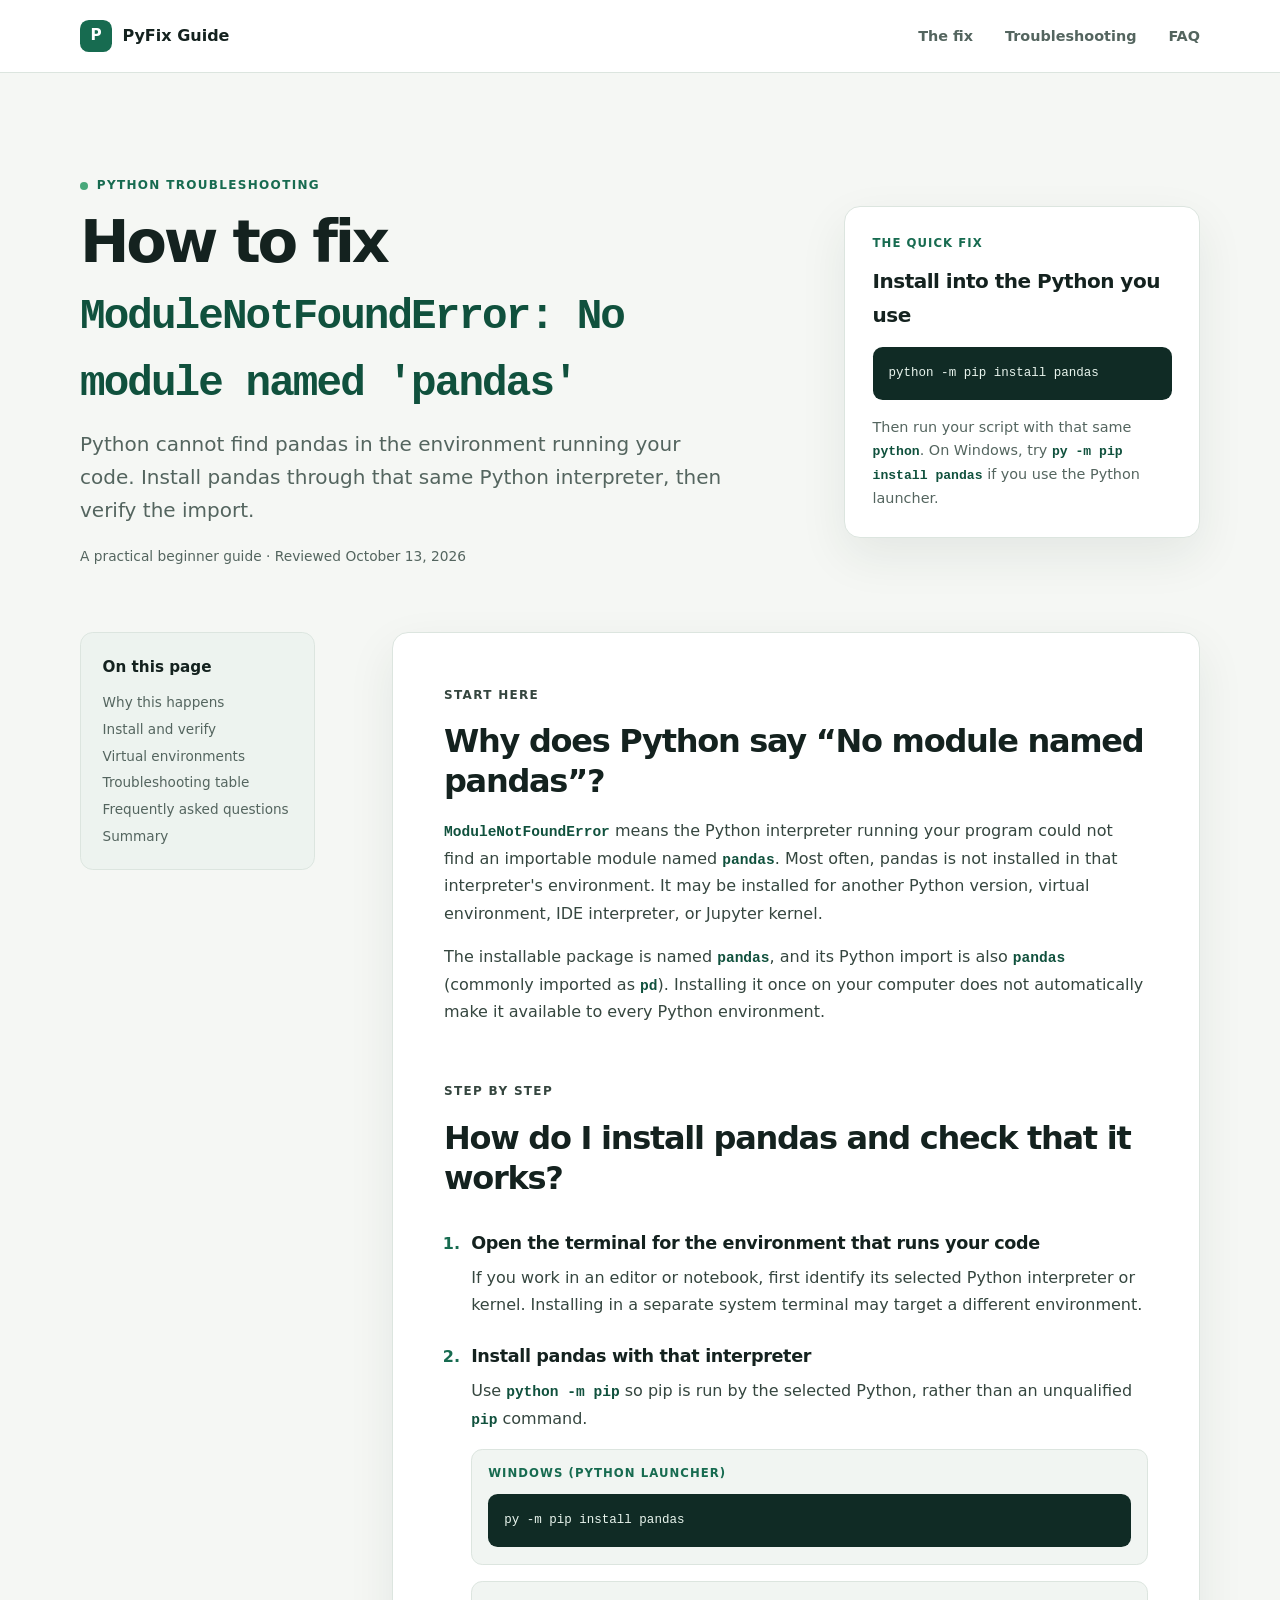
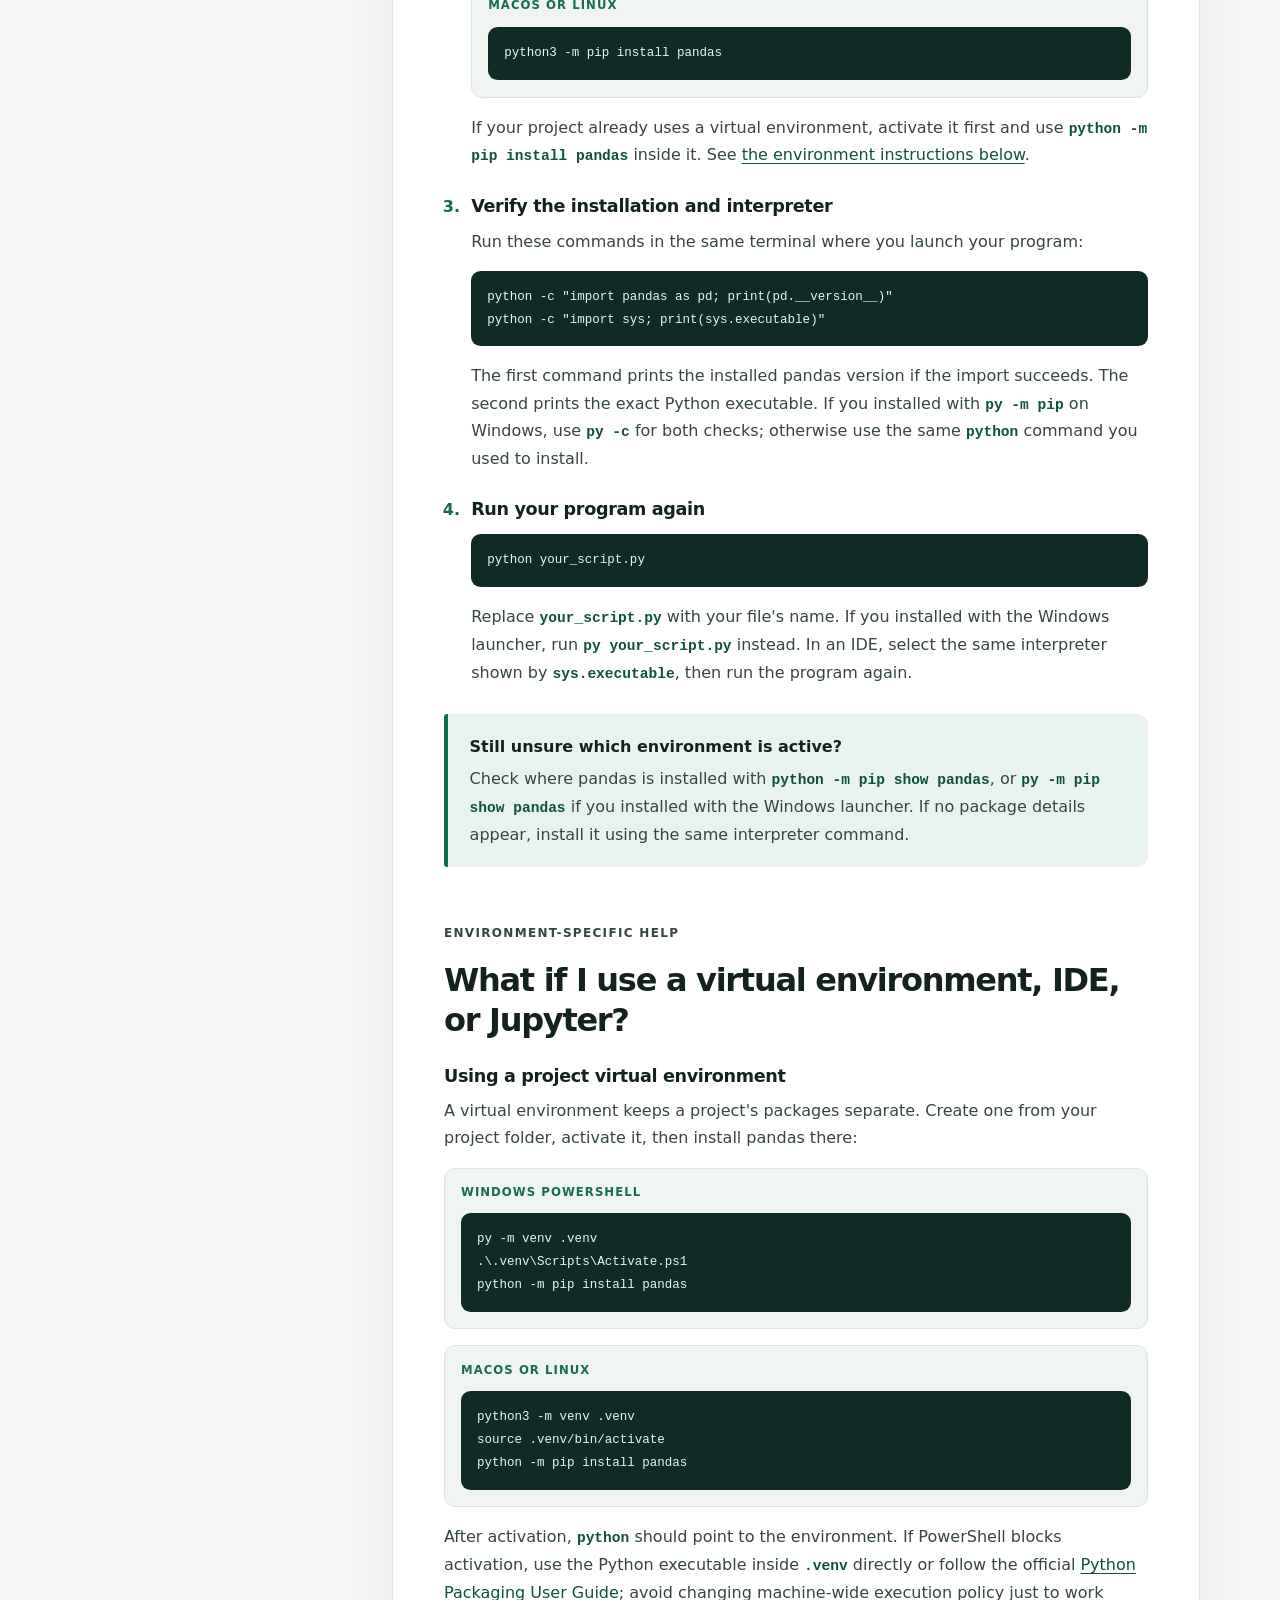
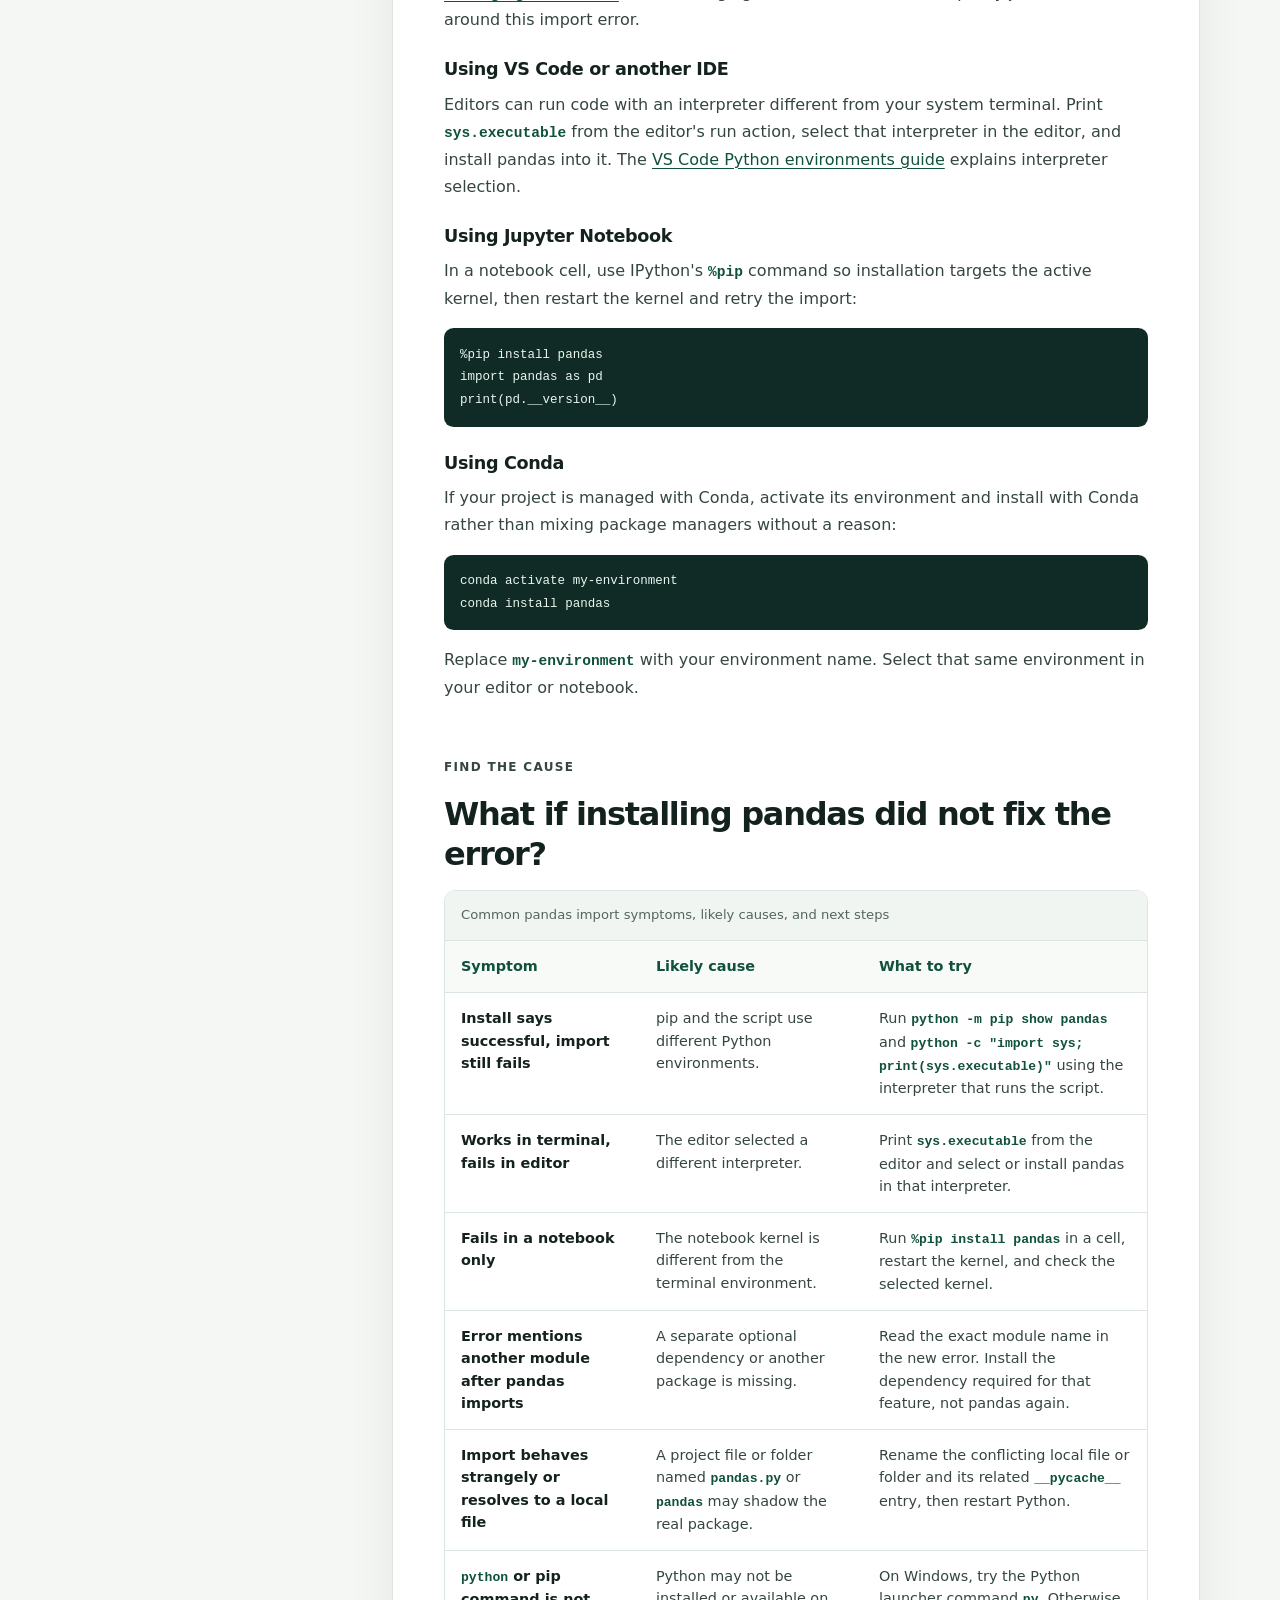
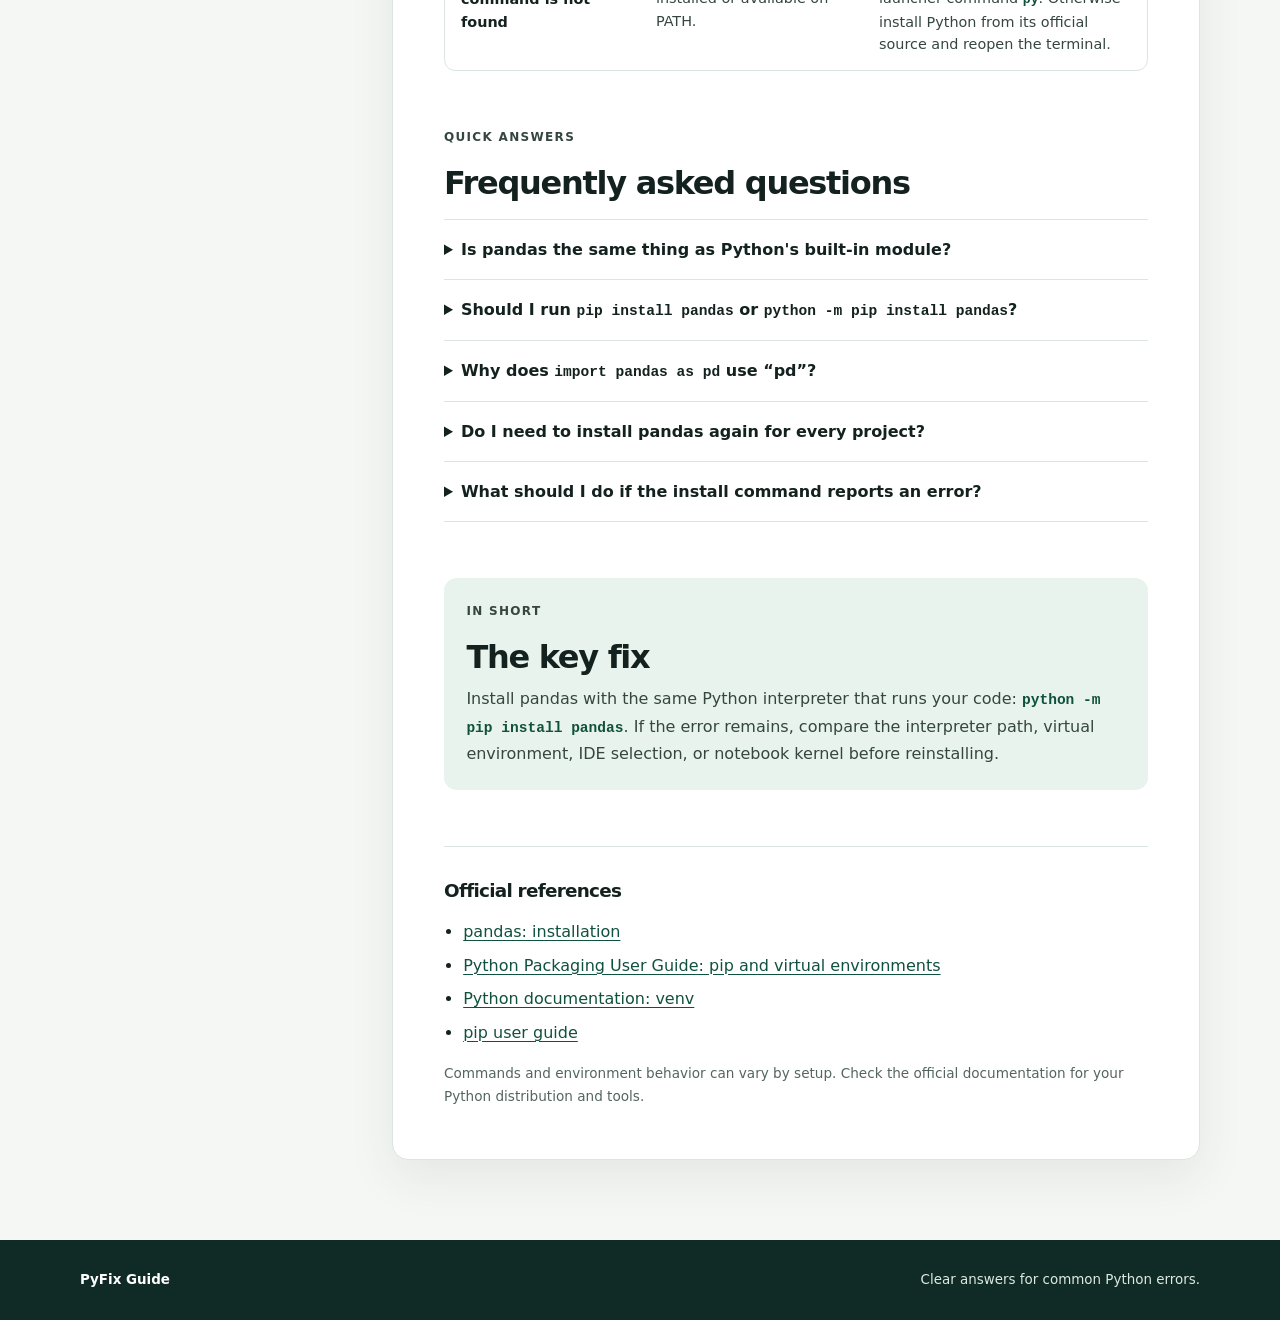
<file: index.html>
<!doctype html>
<html lang="en">
<head>
  <meta charset="utf-8">
  <meta name="viewport" content="width=device-width, initial-scale=1">
  <title>Fix “No module named pandas” in Python | Beginner Guide</title>
  <meta name="description" content="Fix Python's “No module named pandas” error. Install pandas in the right environment with steps for terminals, virtual environments, IDEs, and Jupyter.">
  <meta name="theme-color" content="#f5f7f4">
  <meta property="og:type" content="article">
  <meta property="og:title" content="Fix “No module named pandas” in Python">
  <meta property="og:description" content="A beginner-friendly guide to installing pandas in the Python environment that runs your code.">
  <meta property="og:locale" content="en_US">
  <link rel="canonical" href="https://joshuapk2005-sudo.github.io/pandas-import-fix/">
  <script type="application/ld+json">
    {
      "@context": "https://schema.org",
      "@type": "Article",
      "headline": "How to fix ModuleNotFoundError: No module named 'pandas'",
      "description": "Fix Python's “No module named pandas” error. Install pandas in the right environment with steps for terminals, virtual environments, IDEs, and Jupyter.",
      "mainEntityOfPage": {
        "@type": "WebPage",
        "@id": "https://joshuapk2005-sudo.github.io/pandas-import-fix/"
      }
    }
  </script>
  <script async src="https://www.googletagmanager.com/gtag/js?id=G-S61BMNRR0X"></script>
  <script>
    window.dataLayer = window.dataLayer || [];
    function gtag(){dataLayer.push(arguments);}
    gtag('js', new Date());
    gtag('config', 'G-S61BMNRR0X');
  </script>
  <link rel="stylesheet" href="styles.css">
</head>
<body>
  <a class="skip-link" href="#main">Skip to content</a>
  <header class="site-header">
    <div class="header-inner">
      <a class="brand" href="#top" aria-label="PyFix Guide home">
        <span class="brand-mark" aria-hidden="true">P</span>
        <span>PyFix Guide</span>
      </a>
      <nav aria-label="Main navigation">
        <a href="#fix">The fix</a>
        <a href="#troubleshooting">Troubleshooting</a>
        <a href="#faq">FAQ</a>
      </nav>
    </div>
  </header>

  <main id="main">
    <article>
      <header class="hero" id="top">
        <div class="hero-copy">
          <p class="eyebrow"><span class="eyebrow-dot" aria-hidden="true"></span> PYTHON TROUBLESHOOTING</p>
          <h1>How to fix <code>ModuleNotFoundError: No module named 'pandas'</code></h1>
          <p class="hero-lede">Python cannot find pandas in the environment running your code. Install pandas through that same Python interpreter, then verify the import.</p>
          <p class="updated">A practical beginner guide <span aria-hidden="true">·</span> Reviewed October 13, 2026</p>
        </div>
        <aside class="quick-answer" aria-labelledby="quick-answer-heading">
          <span class="answer-label">THE QUICK FIX</span>
          <h2 id="quick-answer-heading">Install into the Python you use</h2>
          <pre><code>python -m pip install pandas</code></pre>
          <p>Then run your script with that same <code>python</code>. On Windows, try <code>py -m pip install pandas</code> if you use the Python launcher.</p>
        </aside>
      </header>

      <div class="article-layout">
        <aside class="contents-card" aria-labelledby="contents-heading">
          <h2 id="contents-heading">On this page</h2>
          <nav aria-label="Table of contents">
            <a href="#why">Why this happens</a>
            <a href="#fix">Install and verify</a>
            <a href="#environments">Virtual environments</a>
            <a href="#troubleshooting">Troubleshooting table</a>
            <a href="#faq">Frequently asked questions</a>
            <a href="#summary">Summary</a>
          </nav>
        </aside>

        <div class="article-body">
          <section id="why">
            <p class="section-kicker">START HERE</p>
            <h2>Why does Python say “No module named pandas”?</h2>
            <p><code>ModuleNotFoundError</code> means the Python interpreter running your program could not find an importable module named <code>pandas</code>. Most often, pandas is not installed in that interpreter's environment. It may be installed for another Python version, virtual environment, IDE interpreter, or Jupyter kernel.</p>
            <p>The installable package is named <code>pandas</code>, and its Python import is also <code>pandas</code> (commonly imported as <code>pd</code>). Installing it once on your computer does not automatically make it available to every Python environment.</p>
          </section>

          <section id="fix">
            <p class="section-kicker">STEP BY STEP</p>
            <h2>How do I install pandas and check that it works?</h2>
            <ol class="steps">
              <li>
                <h3>Open the terminal for the environment that runs your code</h3>
                <p>If you work in an editor or notebook, first identify its selected Python interpreter or kernel. Installing in a separate system terminal may target a different environment.</p>
              </li>
              <li>
                <h3>Install pandas with that interpreter</h3>
                <p>Use <code>python -m pip</code> so pip is run by the selected Python, rather than an unqualified <code>pip</code> command.</p>
                <div class="code-card">
                  <span class="code-label">Windows (Python launcher)</span>
                  <pre><code>py -m pip install pandas</code></pre>
                </div>
                <div class="code-card">
                  <span class="code-label">macOS or Linux</span>
                  <pre><code>python3 -m pip install pandas</code></pre>
                </div>
                <p>If your project already uses a virtual environment, activate it first and use <code>python -m pip install pandas</code> inside it. See <a href="#environments">the environment instructions below</a>.</p>
              </li>
              <li>
                <h3>Verify the installation and interpreter</h3>
                <p>Run these commands in the same terminal where you launch your program:</p>
                <pre><code>python -c "import pandas as pd; print(pd.__version__)"
python -c "import sys; print(sys.executable)"</code></pre>
                <p>The first command prints the installed pandas version if the import succeeds. The second prints the exact Python executable. If you installed with <code>py -m pip</code> on Windows, use <code>py -c</code> for both checks; otherwise use the same <code>python</code> command you used to install.</p>
              </li>
              <li>
                <h3>Run your program again</h3>
                <pre><code>python your_script.py</code></pre>
                <p>Replace <code>your_script.py</code> with your file's name. If you installed with the Windows launcher, run <code>py your_script.py</code> instead. In an IDE, select the same interpreter shown by <code>sys.executable</code>, then run the program again.</p>
              </li>
            </ol>
            <div class="callout">
              <strong>Still unsure which environment is active?</strong>
              <p>Check where pandas is installed with <code>python -m pip show pandas</code>, or <code>py -m pip show pandas</code> if you installed with the Windows launcher. If no package details appear, install it using the same interpreter command.</p>
            </div>
          </section>

          <section id="environments">
            <p class="section-kicker">ENVIRONMENT-SPECIFIC HELP</p>
            <h2>What if I use a virtual environment, IDE, or Jupyter?</h2>
            <h3>Using a project virtual environment</h3>
            <p>A virtual environment keeps a project's packages separate. Create one from your project folder, activate it, then install pandas there:</p>
            <div class="code-card">
              <span class="code-label">Windows PowerShell</span>
              <pre><code>py -m venv .venv
.\.venv\Scripts\Activate.ps1
python -m pip install pandas</code></pre>
            </div>
            <div class="code-card">
              <span class="code-label">macOS or Linux</span>
              <pre><code>python3 -m venv .venv
source .venv/bin/activate
python -m pip install pandas</code></pre>
            </div>
            <p>After activation, <code>python</code> should point to the environment. If PowerShell blocks activation, use the Python executable inside <code>.venv</code> directly or follow the official <a href="https://packaging.python.org/en/latest/guides/installing-using-pip-and-virtual-environments/">Python Packaging User Guide</a>; avoid changing machine-wide execution policy just to work around this import error.</p>

            <h3>Using VS Code or another IDE</h3>
            <p>Editors can run code with an interpreter different from your system terminal. Print <code>sys.executable</code> from the editor's run action, select that interpreter in the editor, and install pandas into it. The <a href="https://code.visualstudio.com/docs/python/environments">VS Code Python environments guide</a> explains interpreter selection.</p>

            <h3>Using Jupyter Notebook</h3>
            <p>In a notebook cell, use IPython's <code>%pip</code> command so installation targets the active kernel, then restart the kernel and retry the import:</p>
            <pre><code>%pip install pandas
import pandas as pd
print(pd.__version__)</code></pre>

            <h3>Using Conda</h3>
            <p>If your project is managed with Conda, activate its environment and install with Conda rather than mixing package managers without a reason:</p>
            <pre><code>conda activate my-environment
conda install pandas</code></pre>
            <p>Replace <code>my-environment</code> with your environment name. Select that same environment in your editor or notebook.</p>
          </section>

          <section id="troubleshooting">
            <p class="section-kicker">FIND THE CAUSE</p>
            <h2>What if installing pandas did not fix the error?</h2>
            <div class="table-wrap">
              <table>
                <caption>Common pandas import symptoms, likely causes, and next steps</caption>
                <thead>
                  <tr><th scope="col">Symptom</th><th scope="col">Likely cause</th><th scope="col">What to try</th></tr>
                </thead>
                <tbody>
                  <tr>
                    <th scope="row">Install says successful, import still fails</th>
                    <td>pip and the script use different Python environments.</td>
                    <td>Run <code>python -m pip show pandas</code> and <code>python -c "import sys; print(sys.executable)"</code> using the interpreter that runs the script.</td>
                  </tr>
                  <tr>
                    <th scope="row">Works in terminal, fails in editor</th>
                    <td>The editor selected a different interpreter.</td>
                    <td>Print <code>sys.executable</code> from the editor and select or install pandas in that interpreter.</td>
                  </tr>
                  <tr>
                    <th scope="row">Fails in a notebook only</th>
                    <td>The notebook kernel is different from the terminal environment.</td>
                    <td>Run <code>%pip install pandas</code> in a cell, restart the kernel, and check the selected kernel.</td>
                  </tr>
                  <tr>
                    <th scope="row">Error mentions another module after pandas imports</th>
                    <td>A separate optional dependency or another package is missing.</td>
                    <td>Read the exact module name in the new error. Install the dependency required for that feature, not pandas again.</td>
                  </tr>
                  <tr>
                    <th scope="row">Import behaves strangely or resolves to a local file</th>
                    <td>A project file or folder named <code>pandas.py</code> or <code>pandas</code> may shadow the real package.</td>
                    <td>Rename the conflicting local file or folder and its related <code>__pycache__</code> entry, then restart Python.</td>
                  </tr>
                  <tr>
                    <th scope="row"><code>python</code> or pip command is not found</th>
                    <td>Python may not be installed or available on PATH.</td>
                    <td>On Windows, try the Python launcher command <code>py</code>. Otherwise install Python from its official source and reopen the terminal.</td>
                  </tr>
                </tbody>
              </table>
            </div>
          </section>

          <section id="faq">
            <p class="section-kicker">QUICK ANSWERS</p>
            <h2>Frequently asked questions</h2>
            <div class="faq-list">
              <details>
                <summary>Is pandas the same thing as Python's built-in module?</summary>
                <p>No. pandas is a third-party Python library. Install it into the environment you use; it is not included with Python itself.</p>
              </details>
              <details>
                <summary>Should I run <code>pip install pandas</code> or <code>python -m pip install pandas</code>?</summary>
                <p><code>python -m pip install pandas</code> is usually clearer because it invokes pip through that Python interpreter. On Windows, <code>py -m pip install pandas</code> uses the Python launcher.</p>
              </details>
              <details>
                <summary>Why does <code>import pandas as pd</code> use “pd”?</summary>
                <p><code>pd</code> is a widely used short alias for the pandas module. Install the package named <code>pandas</code>, then import it as <code>import pandas as pd</code>.</p>
              </details>
              <details>
                <summary>Do I need to install pandas again for every project?</summary>
                <p>Only when the project uses an environment where pandas is not installed. Separate virtual environments have separate packages; a shared environment can serve more than one project.</p>
              </details>
              <details>
                <summary>What should I do if the install command reports an error?</summary>
                <p>Read the full pip error before retrying. It may indicate a network issue, unsupported Python version, permissions issue, or environment problem. Consult the official <a href="https://pandas.pydata.org/docs/getting_started/install.html">pandas installation guide</a> and use a supported installation method for your setup.</p>
              </details>
            </div>
          </section>

          <section class="summary-card" id="summary">
            <p class="section-kicker">IN SHORT</p>
            <h2>The key fix</h2>
            <p>Install pandas with the same Python interpreter that runs your code: <code>python -m pip install pandas</code>. If the error remains, compare the interpreter path, virtual environment, IDE selection, or notebook kernel before reinstalling.</p>
          </section>

          <footer class="article-footer">
            <h2>Official references</h2>
            <ul>
              <li><a href="https://pandas.pydata.org/docs/getting_started/install.html">pandas: installation</a></li>
              <li><a href="https://packaging.python.org/en/latest/guides/installing-using-pip-and-virtual-environments/">Python Packaging User Guide: pip and virtual environments</a></li>
              <li><a href="https://docs.python.org/3/library/venv.html">Python documentation: venv</a></li>
              <li><a href="https://pip.pypa.io/en/stable/user_guide/">pip user guide</a></li>
            </ul>
            <p class="disclaimer">Commands and environment behavior can vary by setup. Check the official documentation for your Python distribution and tools.</p>
          </footer>
        </div>
      </div>
    </article>
  </main>

  <footer class="site-footer">
    <div class="footer-inner">
      <span>PyFix Guide</span>
      <span>Clear answers for common Python errors.</span>
    </div>
  </footer>
</body>
</html>
</file>
<file: styles.css>
:root {
  color-scheme: light;
  --ink: #14221f;
  --muted: #54655f;
  --green: #176b50;
  --green-dark: #10513d;
  --mint: #e8f3ed;
  --paper: #ffffff;
  --canvas: #f5f7f4;
  --line: #dce5df;
  --code: #102b25;
  --shadow: 0 18px 48px rgba(28, 55, 44, 0.08);
  font-family: Inter, ui-sans-serif, system-ui, -apple-system, BlinkMacSystemFont, "Segoe UI", sans-serif;
  font-synthesis: none;
  text-rendering: optimizeLegibility;
  -webkit-font-smoothing: antialiased;
  -moz-osx-font-smoothing: grayscale;
}

* {
  box-sizing: border-box;
}

html {
  scroll-behavior: smooth;
  scroll-padding-top: 6rem;
}

body {
  margin: 0;
  color: var(--ink);
  background: var(--canvas);
  font-size: 1rem;
  line-height: 1.7;
}

a {
  color: var(--green-dark);
  text-decoration-thickness: 1px;
  text-underline-offset: 0.2em;
}

a:hover {
  color: #0a392b;
  text-decoration-thickness: 2px;
}

a:focus-visible,
summary:focus-visible {
  outline: 3px solid #b25614;
  outline-offset: 4px;
  border-radius: 3px;
}

code,
pre {
  font-family: "Cascadia Code", "SFMono-Regular", Consolas, "Liberation Mono", monospace;
}

code {
  font-size: 0.91em;
}

.skip-link {
  position: absolute;
  z-index: 10;
  top: 0.75rem;
  left: 0.75rem;
  padding: 0.65rem 1rem;
  color: #fff;
  background: var(--green-dark);
  border-radius: 0.4rem;
  transform: translateY(-180%);
}

.skip-link:focus {
  transform: translateY(0);
}

.site-header {
  position: sticky;
  z-index: 5;
  top: 0;
  background: rgba(255, 255, 255, 0.96);
  border-bottom: 1px solid var(--line);
}

.header-inner,
.footer-inner {
  display: flex;
  align-items: center;
  justify-content: space-between;
  width: min(1120px, calc(100% - 3rem));
  margin: 0 auto;
}

.header-inner {
  min-height: 4.5rem;
}

.brand {
  display: inline-flex;
  align-items: center;
  gap: 0.65rem;
  color: var(--ink);
  font-weight: 750;
  text-decoration: none;
}

.brand-mark {
  display: grid;
  width: 2rem;
  height: 2rem;
  place-items: center;
  color: #fff;
  background: var(--green);
  border-radius: 0.55rem;
  font-size: 0.95rem;
}

.header-inner nav {
  display: flex;
  gap: clamp(1rem, 3vw, 2rem);
}

.header-inner nav a {
  color: var(--muted);
  font-size: 0.9rem;
  font-weight: 620;
  text-decoration: none;
}

.header-inner nav a:hover {
  color: var(--green-dark);
}

main {
  width: min(1120px, calc(100% - 3rem));
  margin: 0 auto;
}

.hero {
  display: grid;
  grid-template-columns: minmax(0, 1.45fr) minmax(270px, 0.75fr);
  align-items: center;
  gap: clamp(2rem, 6vw, 5rem);
  padding: clamp(3.5rem, 8vw, 6.5rem) 0 4rem;
}

.eyebrow,
.section-kicker {
  margin: 0 0 0.8rem;
  color: var(--green);
  font-size: 0.75rem;
  font-weight: 800;
  letter-spacing: 0.11em;
}

.eyebrow {
  display: flex;
  align-items: center;
  gap: 0.55rem;
}

.eyebrow-dot {
  width: 0.5rem;
  height: 0.5rem;
  background: #48a87a;
  border-radius: 50%;
}

h1,
h2,
h3,
p {
  margin-top: 0;
}

h1 {
  max-width: 750px;
  margin-bottom: 1.2rem;
  font-size: clamp(2.25rem, 5vw, 3.7rem);
  font-weight: 760;
  letter-spacing: -0.055em;
  line-height: 1.12;
}

h1 code {
  color: var(--green-dark);
  font-size: 0.72em;
  letter-spacing: -0.045em;
  overflow-wrap: anywhere;
}

.hero-lede {
  max-width: 650px;
  margin-bottom: 1.15rem;
  color: var(--muted);
  font-size: clamp(1.1rem, 2vw, 1.25rem);
  line-height: 1.65;
}

.updated {
  margin-bottom: 0;
  color: var(--muted);
  font-size: 0.86rem;
}

.quick-answer {
  padding: 1.7rem;
  background: var(--paper);
  border: 1px solid var(--line);
  border-radius: 1rem;
  box-shadow: var(--shadow);
}

.answer-label,
.code-label {
  display: block;
  margin-bottom: 0.65rem;
  color: var(--green);
  font-size: 0.73rem;
  font-weight: 800;
  letter-spacing: 0.09em;
  text-transform: uppercase;
}

.quick-answer h2 {
  margin-bottom: 0.9rem;
  font-size: 1.25rem;
  letter-spacing: -0.025em;
}

.quick-answer p {
  margin: 0.85rem 0 0;
  color: var(--muted);
  font-size: 0.9rem;
  line-height: 1.6;
}

.quick-answer p code,
.article-body p code,
td code,
th code {
  color: var(--green-dark);
  font-weight: 650;
  overflow-wrap: anywhere;
}

pre {
  max-width: 100%;
  margin: 0.75rem 0 1rem;
  padding: 0.95rem 1rem;
  overflow-x: auto;
  color: #e9f5ee;
  background: var(--code);
  border-radius: 0.6rem;
  font-size: 0.86rem;
  line-height: 1.65;
  tab-size: 2;
}

pre code {
  color: inherit;
  white-space: pre;
}

.article-layout {
  display: grid;
  grid-template-columns: 235px minmax(0, 1fr);
  align-items: start;
  gap: clamp(2rem, 6vw, 5rem);
  padding: 0 0 5rem;
}

.contents-card {
  position: sticky;
  top: 6rem;
  padding: 1.35rem;
  background: #edf3ef;
  border: 1px solid var(--line);
  border-radius: 0.8rem;
}

.contents-card h2 {
  margin-bottom: 0.75rem;
  font-size: 0.95rem;
}

.contents-card nav {
  display: grid;
  gap: 0.45rem;
}

.contents-card nav a {
  color: var(--muted);
  font-size: 0.85rem;
  line-height: 1.45;
  text-decoration: none;
}

.contents-card nav a:hover {
  color: var(--green-dark);
  text-decoration: underline;
}

.article-body {
  min-width: 0;
  padding: clamp(1.4rem, 4vw, 3.25rem);
  background: var(--paper);
  border: 1px solid var(--line);
  border-radius: 1rem;
  box-shadow: var(--shadow);
}

.article-body section {
  margin-bottom: 3.5rem;
  scroll-margin-top: 6rem;
}

.article-body section:last-child {
  margin-bottom: 0;
}

.article-body h2 {
  margin-bottom: 1rem;
  font-size: clamp(1.55rem, 3vw, 2rem);
  font-weight: 740;
  letter-spacing: -0.04em;
  line-height: 1.25;
}

.article-body h3 {
  margin: 1.5rem 0 0.55rem;
  font-size: 1.1rem;
  letter-spacing: -0.02em;
  line-height: 1.4;
}

.article-body p {
  margin-bottom: 1rem;
  color: #35463f;
}

.article-body p:last-child {
  margin-bottom: 0;
}

.steps {
  display: grid;
  gap: 0.5rem;
  padding-left: 1.35rem;
}

.steps li {
  min-width: 0;
  padding-left: 0.35rem;
}

.steps li::marker {
  color: var(--green);
  font-weight: 800;
}

.steps h3 {
  margin-top: 1rem;
}

.code-card {
  margin: 1rem 0;
  padding: 0.9rem 1rem 0.05rem;
  background: #f1f5f2;
  border: 1px solid var(--line);
  border-radius: 0.7rem;
}

.code-card pre {
  margin-top: 0;
}

.callout {
  margin-top: 1.7rem;
  padding: 1.2rem 1.35rem;
  background: var(--mint);
  border-left: 4px solid var(--green);
  border-radius: 0.2rem 0.65rem 0.65rem 0.2rem;
}

.callout strong {
  display: block;
  margin-bottom: 0.35rem;
}

.callout p {
  margin-bottom: 0;
}

.table-wrap {
  max-width: 100%;
  overflow-x: auto;
  border: 1px solid var(--line);
  border-radius: 0.7rem;
}

table {
  width: 100%;
  border-collapse: collapse;
  font-size: 0.9rem;
  line-height: 1.55;
  text-align: left;
}

caption {
  padding: 0.9rem 1rem;
  color: var(--muted);
  background: #f1f5f2;
  font-size: 0.82rem;
  text-align: left;
}

th,
td {
  min-width: 135px;
  padding: 0.9rem 1rem;
  vertical-align: top;
  border-top: 1px solid var(--line);
}

thead th {
  color: var(--green-dark);
  background: #f8faf8;
  font-weight: 750;
}

tbody th {
  font-weight: 700;
}

td {
  color: #35463f;
}

.faq-list {
  border-top: 1px solid var(--line);
}

.faq-list details {
  padding: 1rem 0;
  border-bottom: 1px solid var(--line);
}

.faq-list summary {
  color: var(--ink);
  cursor: pointer;
  font-weight: 700;
}

.faq-list details p {
  margin: 0.7rem 0 0;
}

.summary-card {
  padding: 1.4rem;
  background: var(--mint);
  border-radius: 0.8rem;
}

.summary-card h2 {
  margin-bottom: 0.5rem;
}

.summary-card p:last-child {
  margin-bottom: 0;
}

.article-footer {
  padding-top: 2rem;
  border-top: 1px solid var(--line);
}

.article-footer h2 {
  font-size: 1.15rem;
}

.article-footer ul {
  padding-left: 1.2rem;
}

.article-footer li {
  margin: 0.4rem 0;
}

.disclaimer {
  color: var(--muted) !important;
  font-size: 0.85rem;
}

.site-footer {
  color: #dce9e1;
  background: #102b25;
}

.footer-inner {
  min-height: 5rem;
  gap: 1rem;
  font-size: 0.84rem;
}

.footer-inner span:first-child {
  color: #fff;
  font-weight: 750;
}

@media (max-width: 800px) {
  .hero {
    grid-template-columns: 1fr;
    gap: 2rem;
    padding-top: 3.5rem;
  }

  .quick-answer {
    max-width: 560px;
  }

  .article-layout {
    grid-template-columns: 1fr;
    gap: 1.5rem;
  }

  .contents-card {
    position: static;
  }

  .contents-card nav {
    grid-template-columns: repeat(2, minmax(0, 1fr));
  }
}

@media (max-width: 520px) {
  .header-inner,
  .footer-inner,
  main {
    width: min(100% - 2rem, 1120px);
  }

  .header-inner {
    min-height: 4rem;
  }

  .header-inner nav {
    gap: 0.8rem;
  }

  .header-inner nav a {
    font-size: 0.79rem;
  }

  .brand {
    gap: 0.45rem;
    font-size: 0.9rem;
  }

  .brand-mark {
    width: 1.8rem;
    height: 1.8rem;
  }

  .hero {
    padding-top: 2.6rem;
    padding-bottom: 2.6rem;
  }

  h1 {
    font-size: clamp(2rem, 10vw, 2.7rem);
  }

  .article-body {
    padding: 1.25rem;
  }

  .contents-card nav {
    grid-template-columns: 1fr;
  }

  .footer-inner {
    align-items: flex-start;
    flex-direction: column;
    justify-content: center;
    gap: 0.15rem;
    padding: 1rem 0;
  }
}

@media (prefers-reduced-motion: reduce) {
  html {
    scroll-behavior: auto;
  }
}
</file>
